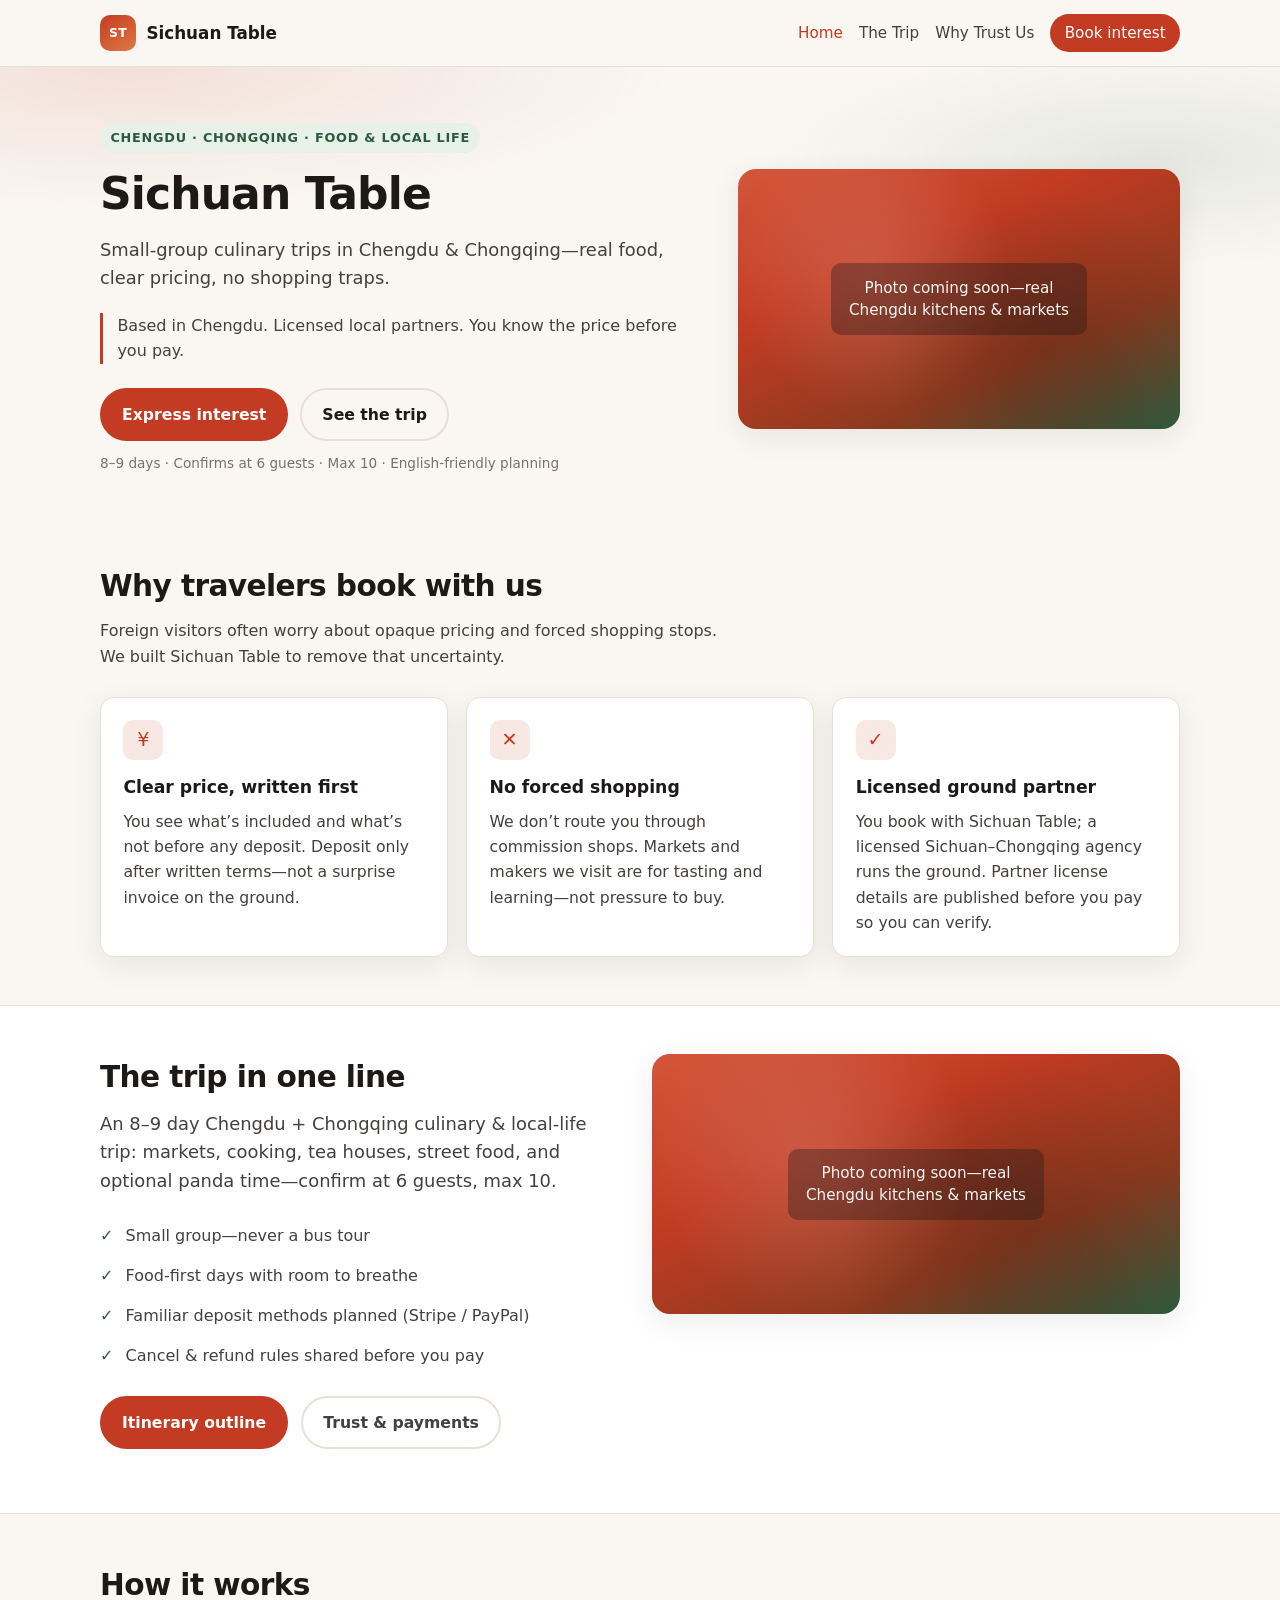
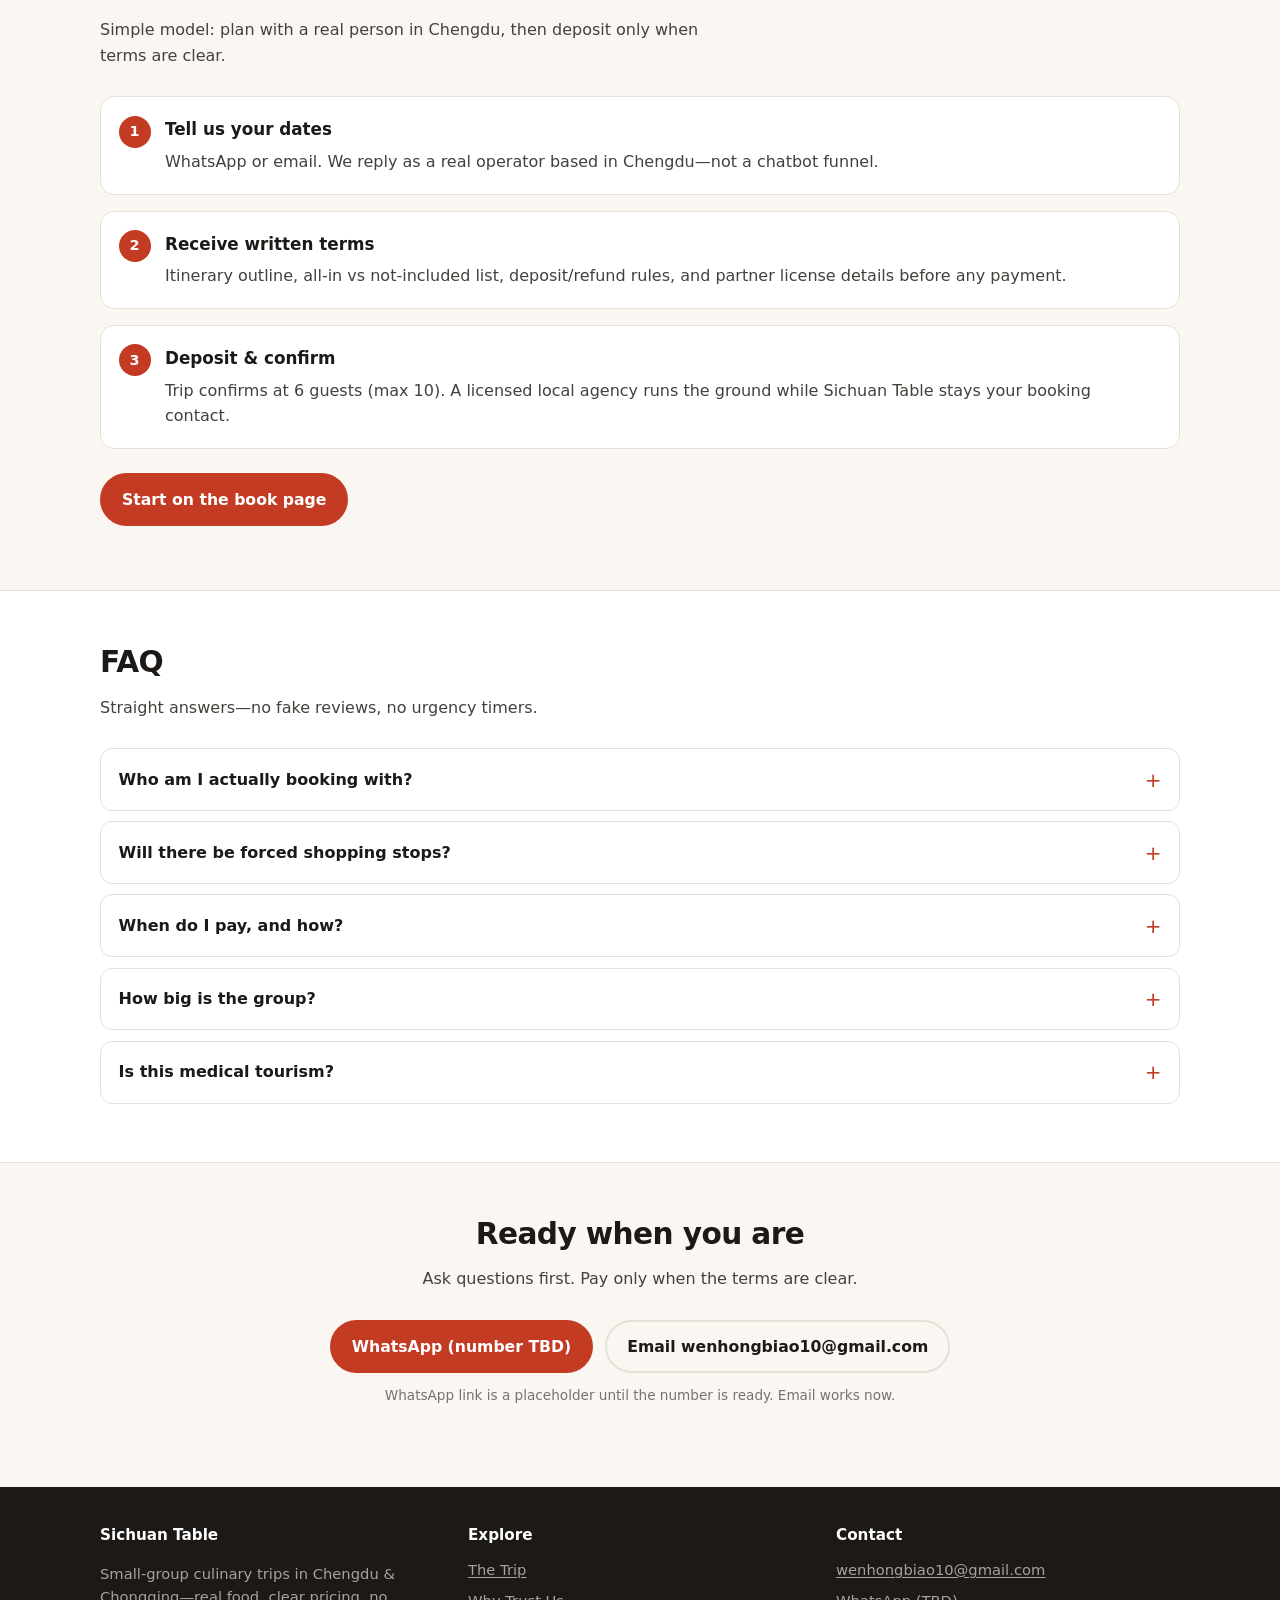
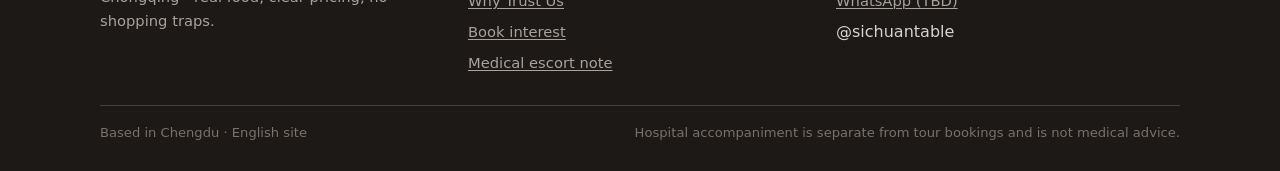
<file: index.html>
<!DOCTYPE html>
<html lang="en">
<head>
  <meta charset="utf-8" />
  <meta name="viewport" content="width=device-width, initial-scale=1" />
  <title>Sichuan Table — Small-group culinary trips in Chengdu &amp; Chongqing</title>
  <meta name="description" content="Small-group culinary trips in Chengdu &amp; Chongqing—real food, clear pricing, no shopping traps. Based in Chengdu. Licensed local partners." />
  <link rel="icon" href="favicon.svg" type="image/svg+xml" />
  <link rel="stylesheet" href="styles.css" />
</head>
<body>
  <a class="skip-link" href="#main">Skip to content</a>
  <header class="site-header">
    <div class="container header-inner">
      <a class="brand" href="index.html">
        <span class="brand-mark" aria-hidden="true">ST</span>
        <span class="brand-text">Sichuan Table</span>
      </a>
      <button class="nav-toggle" type="button" aria-expanded="false" aria-controls="site-nav">Menu</button>
      <nav class="nav" id="site-nav" aria-label="Primary">
        <a href="index.html" aria-current="page">Home</a>
        <a href="trip.html">The Trip</a>
        <a href="trust.html">Why Trust Us</a>
        <a href="book.html" class="nav-cta">Book interest</a>
      </nav>
    </div>
  </header>

  <main id="main">
    <section class="hero">
      <div class="container hero-grid">
        <div>
          <span class="eyebrow">Chengdu · Chongqing · Food &amp; local life</span>
          <h1>Sichuan Table</h1>
          <p class="lead">Small-group culinary trips in Chengdu &amp; Chongqing—real food, clear pricing, no shopping traps.</p>
          <p class="trust-line">Based in Chengdu. Licensed local partners. You know the price before you pay.</p>
          <div class="cta-row">
            <a class="btn btn-primary" href="book.html">Express interest</a>
            <a class="btn btn-secondary" href="trip.html">See the trip</a>
          </div>
          <p class="fineprint">8–9 days · Confirms at 6 guests · Max 10 · English-friendly planning</p>
        </div>
        <div class="photo-block" role="img" aria-label="Photo placeholder">
          <span>Photo coming soon—real Chengdu kitchens &amp; markets</span>
        </div>
      </div>
    </section>

    <section>
      <div class="container">
        <h2 class="section-title">Why travelers book with us</h2>
        <p class="section-sub">Foreign visitors often worry about opaque pricing and forced shopping stops. We built Sichuan Table to remove that uncertainty.</p>
        <div class="cards">
          <article class="card">
            <div class="card-icon" aria-hidden="true">¥</div>
            <h3>Clear price, written first</h3>
            <p>You see what’s included and what’s not before any deposit. Deposit only after written terms—not a surprise invoice on the ground.</p>
          </article>
          <article class="card">
            <div class="card-icon" aria-hidden="true">✕</div>
            <h3>No forced shopping</h3>
            <p>We don’t route you through commission shops. Markets and makers we visit are for tasting and learning—not pressure to buy.</p>
          </article>
          <article class="card">
            <div class="card-icon" aria-hidden="true">✓</div>
            <h3>Licensed ground partner</h3>
            <p>You book with Sichuan Table; a licensed Sichuan–Chongqing agency runs the ground. Partner license details are published before you pay so you can verify.</p>
          </article>
        </div>
      </div>
    </section>

    <section class="band">
      <div class="container trip-blurb">
        <div>
          <h2 class="section-title">The trip in one line</h2>
          <p class="lead">An 8–9 day Chengdu + Chongqing culinary &amp; local-life trip: markets, cooking, tea houses, street food, and optional panda time—confirm at 6 guests, max 10.</p>
          <ul class="checklist">
            <li>Small group—never a bus tour</li>
            <li>Food-first days with room to breathe</li>
            <li>Familiar deposit methods planned (Stripe / PayPal)</li>
            <li>Cancel &amp; refund rules shared before you pay</li>
          </ul>
          <p style="margin-top:1.25rem">
            <a class="btn btn-primary" href="trip.html">Itinerary outline</a>
            <a class="btn btn-ghost" href="trust.html" style="margin-left:0.5rem">Trust &amp; payments</a>
          </p>
        </div>
        <div class="photo-block" role="img" aria-label="Photo placeholder">
          <span>Photo coming soon—real Chengdu kitchens &amp; markets</span>
        </div>
      </div>
    </section>

    <section>
      <div class="container">
        <h2 class="section-title">How it works</h2>
        <p class="section-sub">Simple model: plan with a real person in Chengdu, then deposit only when terms are clear.</p>
        <ol class="steps">
          <li>
            <h3>Tell us your dates</h3>
            <p>WhatsApp or email. We reply as a real operator based in Chengdu—not a chatbot funnel.</p>
          </li>
          <li>
            <h3>Receive written terms</h3>
            <p>Itinerary outline, all-in vs not-included list, deposit/refund rules, and partner license details before any payment.</p>
          </li>
          <li>
            <h3>Deposit &amp; confirm</h3>
            <p>Trip confirms at 6 guests (max 10). A licensed local agency runs the ground while Sichuan Table stays your booking contact.</p>
          </li>
        </ol>
        <p style="margin-top:1.5rem">
          <a class="btn btn-primary" href="book.html">Start on the book page</a>
        </p>
      </div>
    </section>

    <section class="band faq">
      <div class="container">
        <h2 class="section-title">FAQ</h2>
        <p class="section-sub">Straight answers—no fake reviews, no urgency timers.</p>

        <details>
          <summary>Who am I actually booking with?</summary>
          <p>You book with Sichuan Table. A licensed Sichuan–Chongqing agency runs the ground logistics. Partner license details are published before you pay so you can verify them yourself.</p>
        </details>
        <details>
          <summary>Will there be forced shopping stops?</summary>
          <p>No. We do not include commission shopping shops. Optional purchases (snacks, tea, knives, etc.) are always your choice.</p>
        </details>
        <details>
          <summary>When do I pay, and how?</summary>
          <p>Deposit only after you receive written terms. Familiar payments (Stripe / PayPal deposit) are planned. We never ask for crypto or opaque personal bank wires without a contract.</p>
        </details>
        <details>
          <summary>How big is the group?</summary>
          <p>We confirm the departure at 6 guests and cap at 10. Small enough to eat well and move without a megaphone.</p>
        </details>
        <details>
          <summary>Is this medical tourism?</summary>
          <p>No. The culinary trip is separate from our optional hospital accompaniment / translation assist for expats already in Chengdu. See the <a href="medical.html">medical escort note</a>—it is not medical advice.</p>
        </details>
      </div>
    </section>

    <section>
      <div class="container" style="text-align:center">
        <h2 class="section-title">Ready when you are</h2>
        <p class="section-sub" style="margin-inline:auto">Ask questions first. Pay only when the terms are clear.</p>
        <div class="cta-row" style="justify-content:center">
          <a class="btn btn-primary" href="https://wa.me/" rel="noopener" target="_blank">WhatsApp (number TBD)</a>
          <a class="btn btn-secondary" href="mailto:wenhongbiao10@gmail.com">Email wenhongbiao10@gmail.com</a>
        </div>
        <p class="fineprint">WhatsApp link is a placeholder until the number is ready. Email works now.</p>
      </div>
    </section>
  </main>

  <footer class="site-footer">
    <div class="container">
      <div class="footer-grid">
        <div>
          <h3>Sichuan Table</h3>
          <p>Small-group culinary trips in Chengdu &amp; Chongqing—real food, clear pricing, no shopping traps.</p>
        </div>
        <div>
          <h3>Explore</h3>
          <ul>
            <li><a href="trip.html">The Trip</a></li>
            <li><a href="trust.html">Why Trust Us</a></li>
            <li><a href="book.html">Book interest</a></li>
            <li><a href="medical.html">Medical escort note</a></li>
          </ul>
        </div>
        <div>
          <h3>Contact</h3>
          <ul>
            <li><a href="mailto:wenhongbiao10@gmail.com">wenhongbiao10@gmail.com</a></li>
            <li><a href="https://wa.me/" rel="noopener">WhatsApp (TBD)</a></li>
            <li>@sichuantable</li>
          </ul>
        </div>
      </div>
      <div class="footer-bottom">
        <span>Based in Chengdu · English site</span>
        <span>Hospital accompaniment is separate from tour bookings and is not medical advice.</span>
      </div>
    </div>
  </footer>
  <script src="site.js"></script>
</body>
</html>
</file>
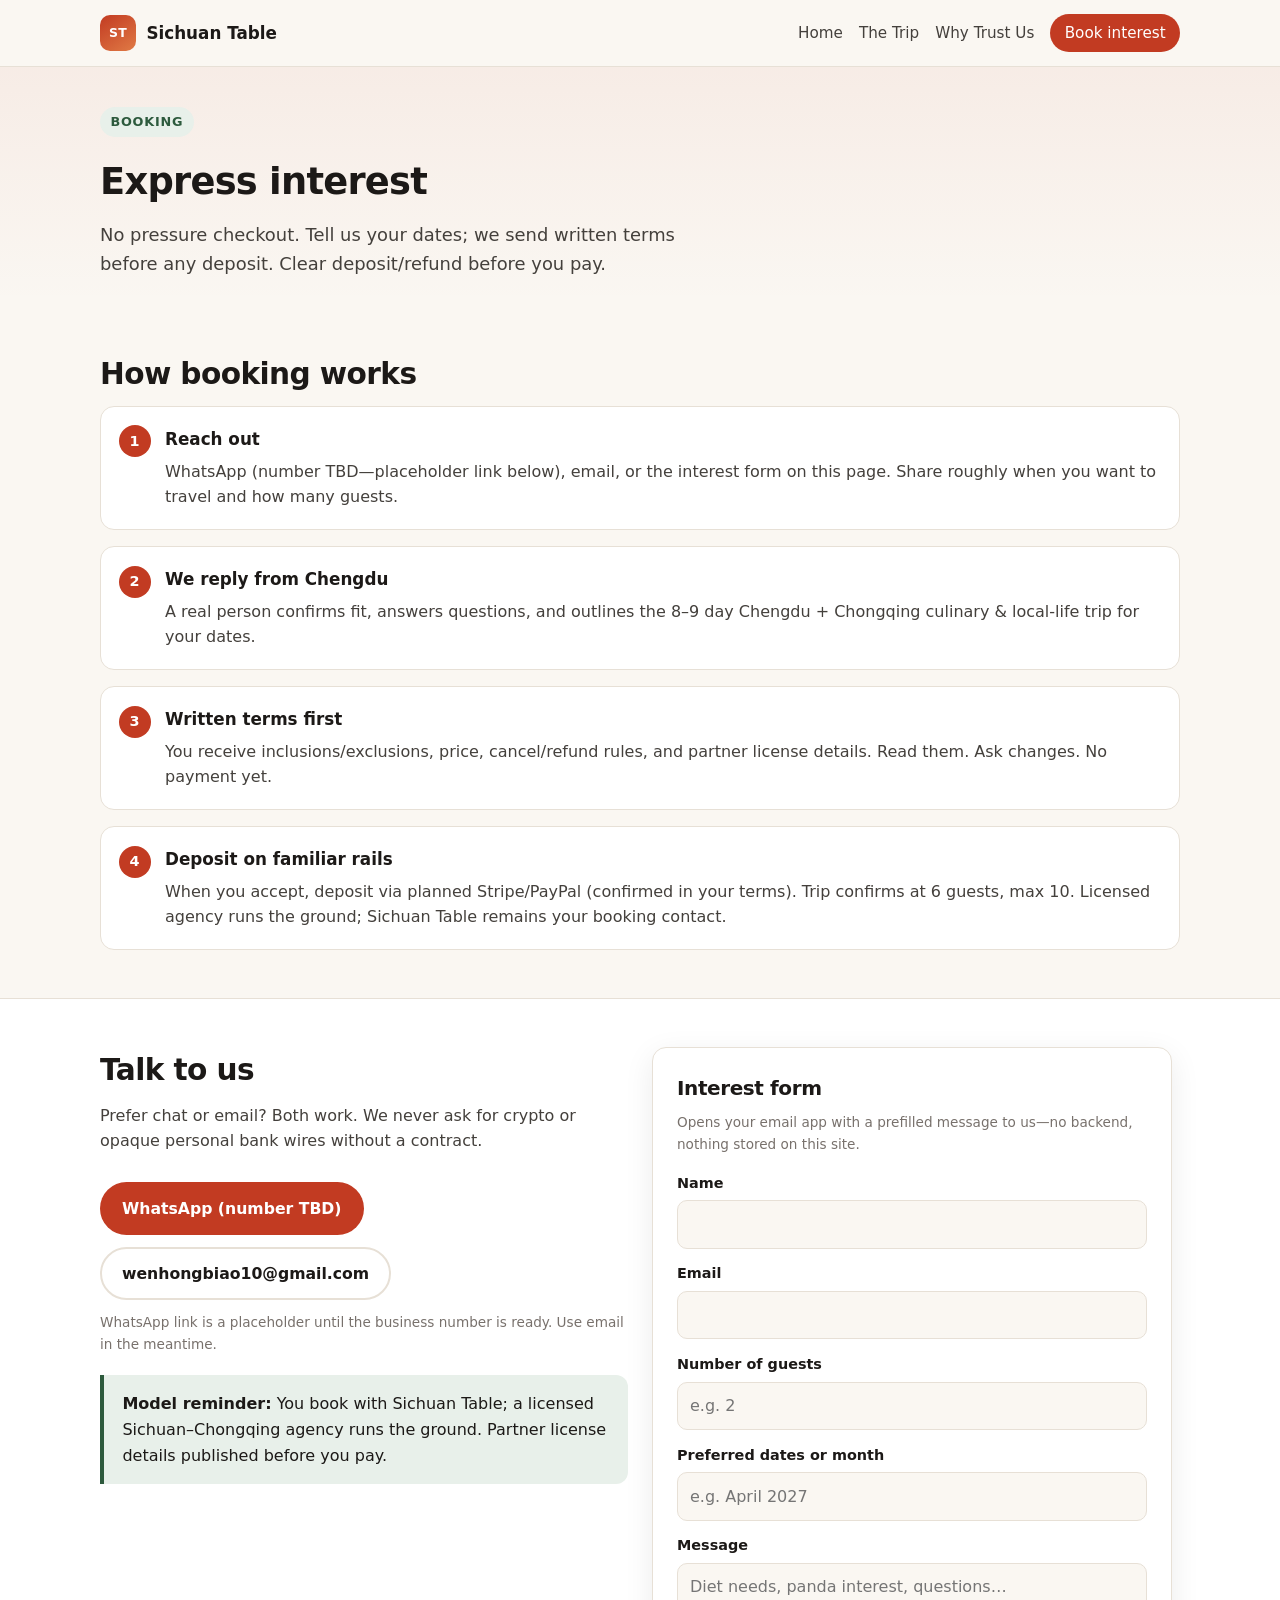
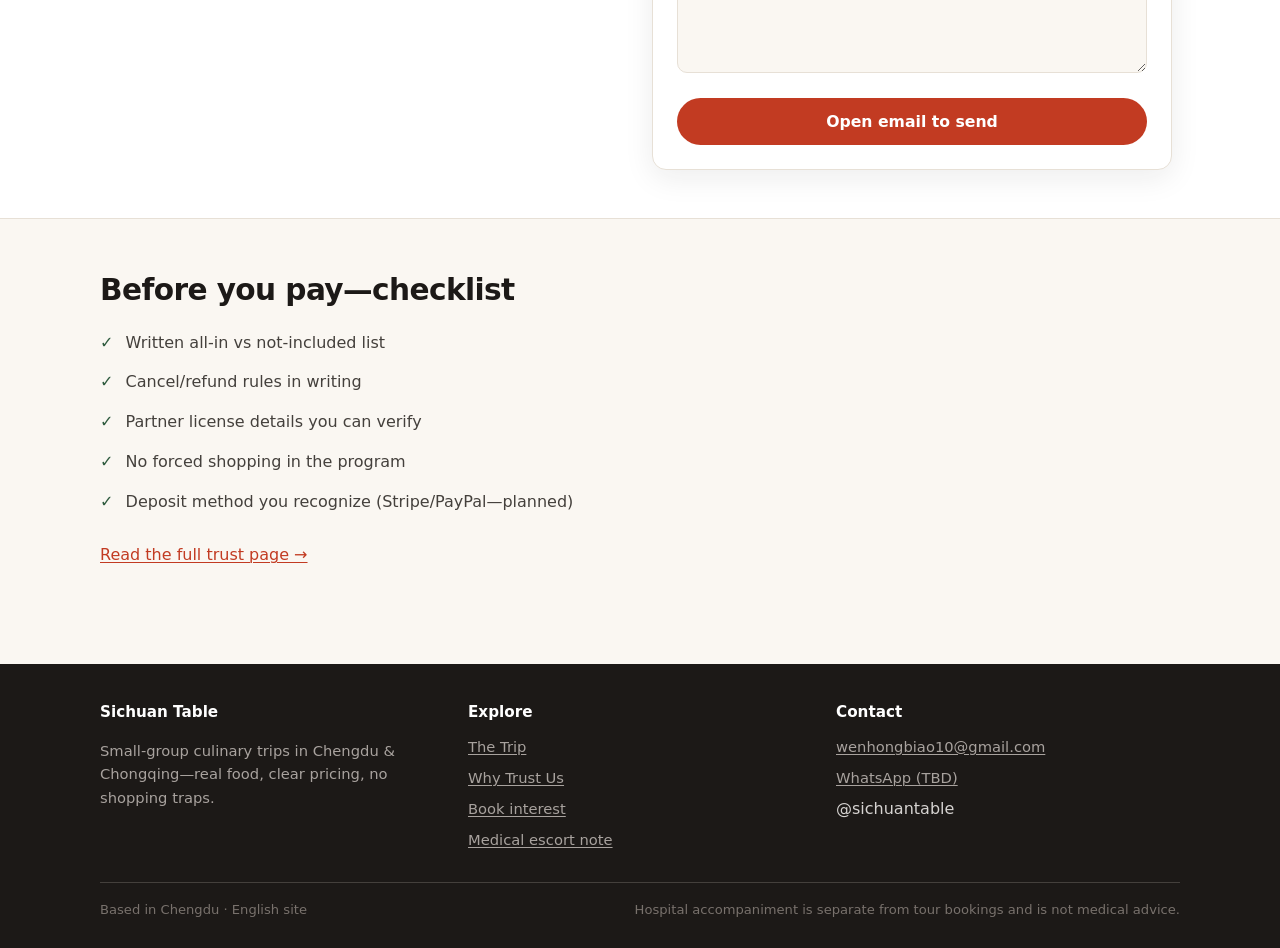
<file: book.html>
<!DOCTYPE html>
<html lang="en">
<head>
  <meta charset="utf-8" />
  <meta name="viewport" content="width=device-width, initial-scale=1" />
  <title>Book Interest — Sichuan Table</title>
  <meta name="description" content="How booking works: steps, WhatsApp, email, and a simple interest form. Deposit only after written terms." />
  <link rel="icon" href="favicon.svg" type="image/svg+xml" />
  <link rel="stylesheet" href="styles.css" />
</head>
<body>
  <a class="skip-link" href="#main">Skip to content</a>
  <header class="site-header">
    <div class="container header-inner">
      <a class="brand" href="index.html">
        <span class="brand-mark" aria-hidden="true">ST</span>
        <span class="brand-text">Sichuan Table</span>
      </a>
      <button class="nav-toggle" type="button" aria-expanded="false" aria-controls="site-nav">Menu</button>
      <nav class="nav" id="site-nav" aria-label="Primary">
        <a href="index.html">Home</a>
        <a href="trip.html">The Trip</a>
        <a href="trust.html">Why Trust Us</a>
        <a href="book.html" class="nav-cta" aria-current="page">Book interest</a>
      </nav>
    </div>
  </header>

  <main id="main">
    <div class="page-hero">
      <div class="container">
        <span class="eyebrow">Booking</span>
        <h1>Express interest</h1>
        <p class="lead">No pressure checkout. Tell us your dates; we send written terms before any deposit. Clear deposit/refund before you pay.</p>
      </div>
    </div>

    <section>
      <div class="container">
        <h2 class="section-title">How booking works</h2>
        <ol class="steps">
          <li>
            <h3>Reach out</h3>
            <p>WhatsApp (number TBD—placeholder link below), email, or the interest form on this page. Share roughly when you want to travel and how many guests.</p>
          </li>
          <li>
            <h3>We reply from Chengdu</h3>
            <p>A real person confirms fit, answers questions, and outlines the 8–9 day Chengdu + Chongqing culinary &amp; local-life trip for your dates.</p>
          </li>
          <li>
            <h3>Written terms first</h3>
            <p>You receive inclusions/exclusions, price, cancel/refund rules, and partner license details. Read them. Ask changes. No payment yet.</p>
          </li>
          <li>
            <h3>Deposit on familiar rails</h3>
            <p>When you accept, deposit via planned Stripe/PayPal (confirmed in your terms). Trip confirms at 6 guests, max 10. Licensed agency runs the ground; Sichuan Table remains your booking contact.</p>
          </li>
        </ol>
      </div>
    </section>

    <section class="band">
      <div class="container trip-blurb">
        <div>
          <h2 class="section-title">Talk to us</h2>
          <p class="section-sub">Prefer chat or email? Both work. We never ask for crypto or opaque personal bank wires without a contract.</p>
          <div class="cta-row">
            <a class="btn btn-primary" href="https://wa.me/" rel="noopener" target="_blank">WhatsApp (number TBD)</a>
            <a class="btn btn-secondary" href="mailto:wenhongbiao10@gmail.com">wenhongbiao10@gmail.com</a>
          </div>
          <p class="fineprint">WhatsApp link is a placeholder until the business number is ready. Use email in the meantime.</p>
          <div class="callout">
            <strong>Model reminder:</strong> You book with Sichuan Table; a licensed Sichuan–Chongqing agency runs the ground. Partner license details published before you pay.
          </div>
        </div>
        <div>
          <div class="form-card">
            <h2 class="section-title" style="font-size:1.25rem">Interest form</h2>
            <p class="fineprint" style="margin-bottom:1rem">Opens your email app with a prefilled message to us—no backend, nothing stored on this site.</p>
            <form id="interest-form" action="mailto:wenhongbiao10@gmail.com" method="post" enctype="text/plain">
              <label for="name">Name</label>
              <input id="name" name="name" type="text" required autocomplete="name" />

              <label for="email">Email</label>
              <input id="email" name="email" type="email" required autocomplete="email" />

              <label for="guests">Number of guests</label>
              <input id="guests" name="guests" type="number" min="1" max="10" placeholder="e.g. 2" />

              <label for="dates">Preferred dates or month</label>
              <input id="dates" name="dates" type="text" placeholder="e.g. April 2027" />

              <label for="message">Message</label>
              <textarea id="message" name="message" placeholder="Diet needs, panda interest, questions…"></textarea>

              <button class="btn btn-primary" type="submit">Open email to send</button>
            </form>
          </div>
        </div>
      </div>
    </section>

    <section>
      <div class="container">
        <h2 class="section-title">Before you pay—checklist</h2>
        <ul class="checklist">
          <li>Written all-in vs not-included list</li>
          <li>Cancel/refund rules in writing</li>
          <li>Partner license details you can verify</li>
          <li>No forced shopping in the program</li>
          <li>Deposit method you recognize (Stripe/PayPal—planned)</li>
        </ul>
        <p style="margin-top:1.25rem"><a href="trust.html">Read the full trust page →</a></p>
      </div>
    </section>
  </main>

  <footer class="site-footer">
    <div class="container">
      <div class="footer-grid">
        <div>
          <h3>Sichuan Table</h3>
          <p>Small-group culinary trips in Chengdu &amp; Chongqing—real food, clear pricing, no shopping traps.</p>
        </div>
        <div>
          <h3>Explore</h3>
          <ul>
            <li><a href="trip.html">The Trip</a></li>
            <li><a href="trust.html">Why Trust Us</a></li>
            <li><a href="book.html">Book interest</a></li>
            <li><a href="medical.html">Medical escort note</a></li>
          </ul>
        </div>
        <div>
          <h3>Contact</h3>
          <ul>
            <li><a href="mailto:wenhongbiao10@gmail.com">wenhongbiao10@gmail.com</a></li>
            <li><a href="https://wa.me/" rel="noopener">WhatsApp (TBD)</a></li>
            <li>@sichuantable</li>
          </ul>
        </div>
      </div>
      <div class="footer-bottom">
        <span>Based in Chengdu · English site</span>
        <span>Hospital accompaniment is separate from tour bookings and is not medical advice.</span>
      </div>
    </div>
  </footer>
  <script src="site.js"></script>
</body>
</html>
</file>
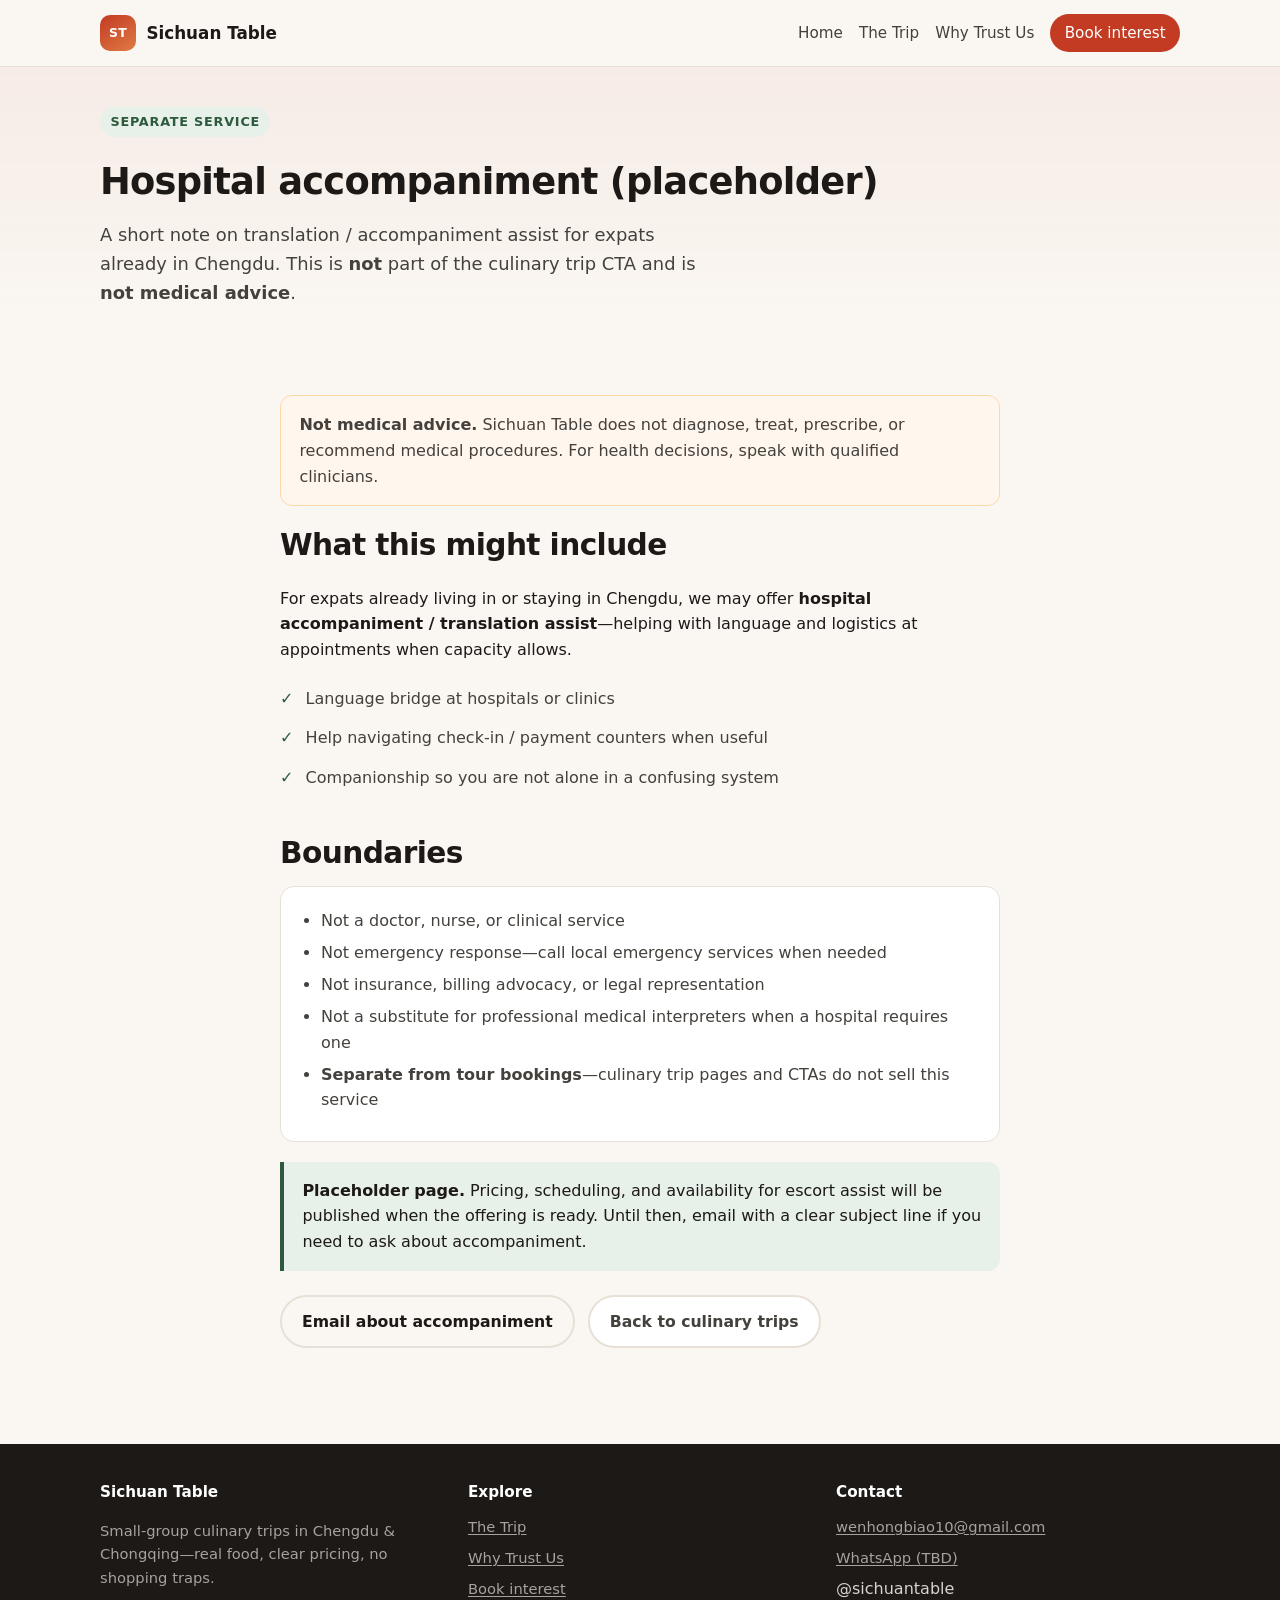
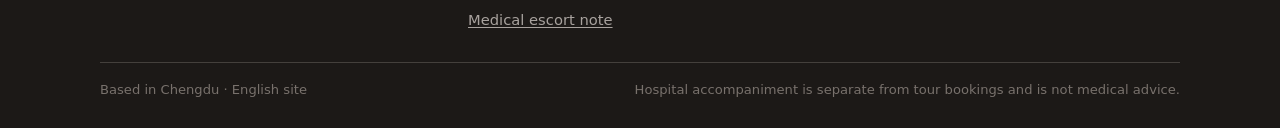
<file: medical.html>
<!DOCTYPE html>
<html lang="en">
<head>
  <meta charset="utf-8" />
  <meta name="viewport" content="width=device-width, initial-scale=1" />
  <title>Medical Escort Note — Sichuan Table</title>
  <meta name="description" content="Placeholder: hospital accompaniment and translation assist for expats already in Chengdu. Not medical advice. Separate from tour bookings." />
  <link rel="icon" href="favicon.svg" type="image/svg+xml" />
  <link rel="stylesheet" href="styles.css" />
</head>
<body>
  <a class="skip-link" href="#main">Skip to content</a>
  <header class="site-header">
    <div class="container header-inner">
      <a class="brand" href="index.html">
        <span class="brand-mark" aria-hidden="true">ST</span>
        <span class="brand-text">Sichuan Table</span>
      </a>
      <button class="nav-toggle" type="button" aria-expanded="false" aria-controls="site-nav">Menu</button>
      <nav class="nav" id="site-nav" aria-label="Primary">
        <a href="index.html">Home</a>
        <a href="trip.html">The Trip</a>
        <a href="trust.html">Why Trust Us</a>
        <a href="book.html" class="nav-cta">Book interest</a>
      </nav>
    </div>
  </header>

  <main id="main">
    <div class="page-hero">
      <div class="container">
        <span class="eyebrow">Separate service</span>
        <h1>Hospital accompaniment (placeholder)</h1>
        <p class="lead">A short note on translation / accompaniment assist for expats already in Chengdu. This is <strong>not</strong> part of the culinary trip CTA and is <strong>not medical advice</strong>.</p>
      </div>
    </div>

    <section>
      <div class="container" style="max-width:720px">
        <div class="warning-box">
          <strong>Not medical advice.</strong> Sichuan Table does not diagnose, treat, prescribe, or recommend medical procedures. For health decisions, speak with qualified clinicians.
        </div>

        <h2 class="section-title">What this might include</h2>
        <p>For expats already living in or staying in Chengdu, we may offer <strong>hospital accompaniment / translation assist</strong>—helping with language and logistics at appointments when capacity allows.</p>
        <ul class="checklist">
          <li>Language bridge at hospitals or clinics</li>
          <li>Help navigating check-in / payment counters when useful</li>
          <li>Companionship so you are not alone in a confusing system</li>
        </ul>

        <h2 class="section-title" style="margin-top:2rem">Boundaries</h2>
        <div class="list-box exclude">
          <ul>
            <li>Not a doctor, nurse, or clinical service</li>
            <li>Not emergency response—call local emergency services when needed</li>
            <li>Not insurance, billing advocacy, or legal representation</li>
            <li>Not a substitute for professional medical interpreters when a hospital requires one</li>
            <li><strong>Separate from tour bookings</strong>—culinary trip pages and CTAs do not sell this service</li>
          </ul>
        </div>

        <div class="callout">
          <strong>Placeholder page.</strong> Pricing, scheduling, and availability for escort assist will be published when the offering is ready. Until then, email with a clear subject line if you need to ask about accompaniment.
        </div>

        <p style="margin-top:1.5rem">
          <a class="btn btn-secondary" href="mailto:wenhongbiao10@gmail.com?subject=Chengdu%20hospital%20accompaniment%20inquiry">Email about accompaniment</a>
          <a class="btn btn-ghost" href="index.html" style="margin-left:0.5rem">Back to culinary trips</a>
        </p>
      </div>
    </section>
  </main>

  <footer class="site-footer">
    <div class="container">
      <div class="footer-grid">
        <div>
          <h3>Sichuan Table</h3>
          <p>Small-group culinary trips in Chengdu &amp; Chongqing—real food, clear pricing, no shopping traps.</p>
        </div>
        <div>
          <h3>Explore</h3>
          <ul>
            <li><a href="trip.html">The Trip</a></li>
            <li><a href="trust.html">Why Trust Us</a></li>
            <li><a href="book.html">Book interest</a></li>
            <li><a href="medical.html">Medical escort note</a></li>
          </ul>
        </div>
        <div>
          <h3>Contact</h3>
          <ul>
            <li><a href="mailto:wenhongbiao10@gmail.com">wenhongbiao10@gmail.com</a></li>
            <li><a href="https://wa.me/" rel="noopener">WhatsApp (TBD)</a></li>
            <li>@sichuantable</li>
          </ul>
        </div>
      </div>
      <div class="footer-bottom">
        <span>Based in Chengdu · English site</span>
        <span>Hospital accompaniment is separate from tour bookings and is not medical advice.</span>
      </div>
    </div>
  </footer>
  <script src="site.js"></script>
</body>
</html>
</file>
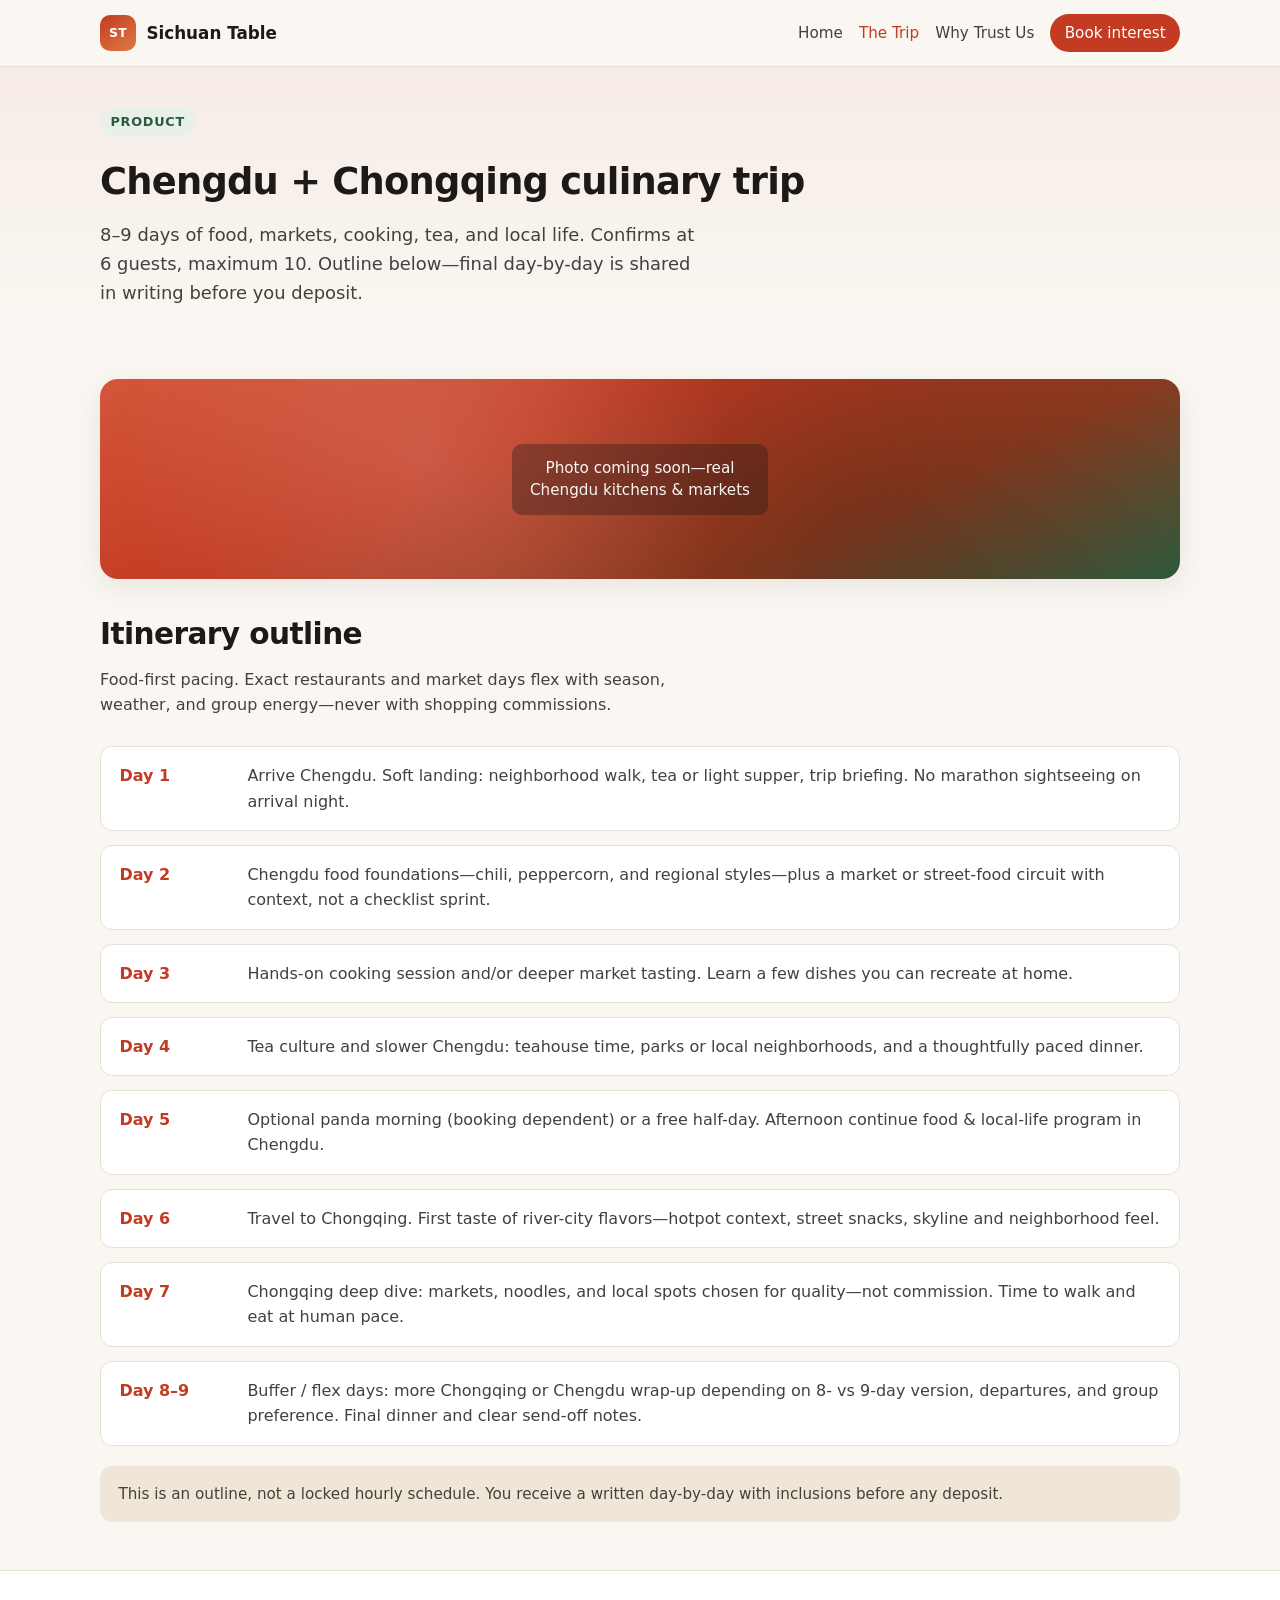
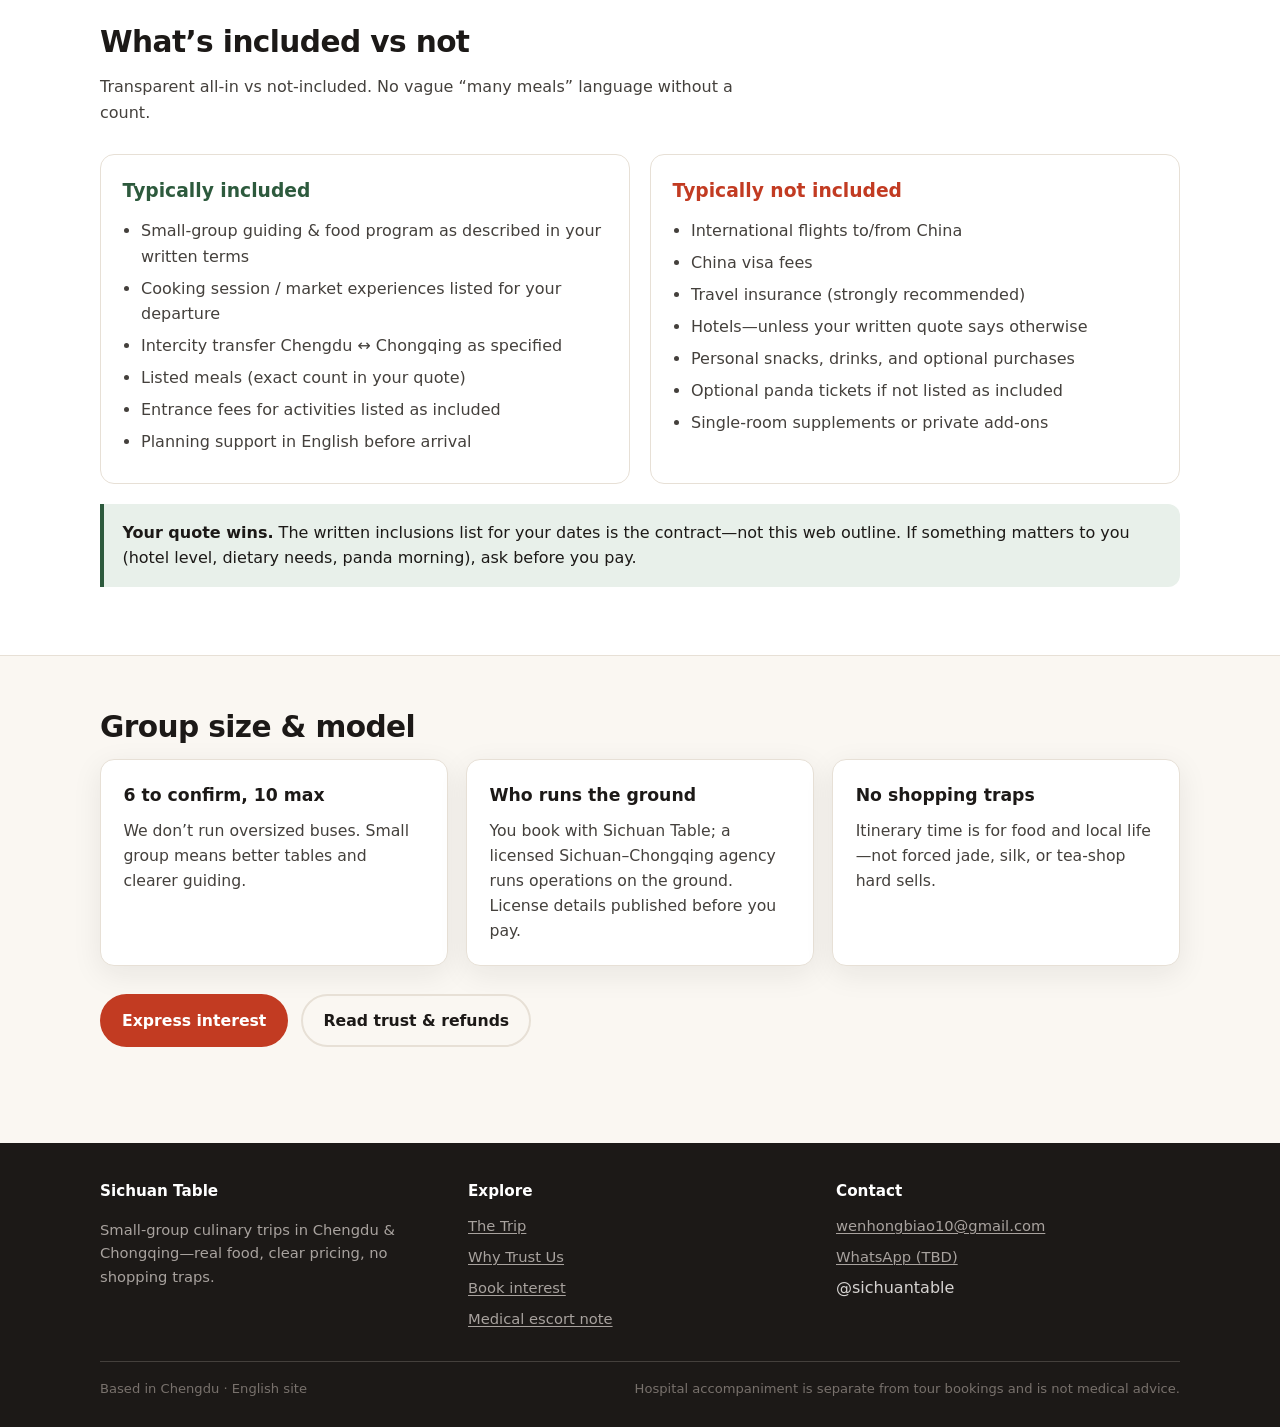
<file: trip.html>
<!DOCTYPE html>
<html lang="en">
<head>
  <meta charset="utf-8" />
  <meta name="viewport" content="width=device-width, initial-scale=1" />
  <title>The Trip — Sichuan Table</title>
  <meta name="description" content="8–9 day Chengdu + Chongqing culinary &amp; local-life itinerary outline: food, markets, cooking, tea, optional panda. Clear inclusions and exclusions." />
  <link rel="icon" href="favicon.svg" type="image/svg+xml" />
  <link rel="stylesheet" href="styles.css" />
</head>
<body>
  <a class="skip-link" href="#main">Skip to content</a>
  <header class="site-header">
    <div class="container header-inner">
      <a class="brand" href="index.html">
        <span class="brand-mark" aria-hidden="true">ST</span>
        <span class="brand-text">Sichuan Table</span>
      </a>
      <button class="nav-toggle" type="button" aria-expanded="false" aria-controls="site-nav">Menu</button>
      <nav class="nav" id="site-nav" aria-label="Primary">
        <a href="index.html">Home</a>
        <a href="trip.html" aria-current="page">The Trip</a>
        <a href="trust.html">Why Trust Us</a>
        <a href="book.html" class="nav-cta">Book interest</a>
      </nav>
    </div>
  </header>

  <main id="main">
    <div class="page-hero">
      <div class="container">
        <span class="eyebrow">Product</span>
        <h1>Chengdu + Chongqing culinary trip</h1>
        <p class="lead">8–9 days of food, markets, cooking, tea, and local life. Confirms at 6 guests, maximum 10. Outline below—final day-by-day is shared in writing before you deposit.</p>
      </div>
    </div>

    <section>
      <div class="container">
        <div class="photo-block" style="min-height:200px;margin-bottom:2rem" role="img" aria-label="Photo placeholder">
          <span>Photo coming soon—real Chengdu kitchens &amp; markets</span>
        </div>

        <h2 class="section-title">Itinerary outline</h2>
        <p class="section-sub">Food-first pacing. Exact restaurants and market days flex with season, weather, and group energy—never with shopping commissions.</p>

        <div class="itinerary">
          <div class="day">
            <div class="day-label">Day 1</div>
            <p>Arrive Chengdu. Soft landing: neighborhood walk, tea or light supper, trip briefing. No marathon sightseeing on arrival night.</p>
          </div>
          <div class="day">
            <div class="day-label">Day 2</div>
            <p>Chengdu food foundations—chili, peppercorn, and regional styles—plus a market or street-food circuit with context, not a checklist sprint.</p>
          </div>
          <div class="day">
            <div class="day-label">Day 3</div>
            <p>Hands-on cooking session and/or deeper market tasting. Learn a few dishes you can recreate at home.</p>
          </div>
          <div class="day">
            <div class="day-label">Day 4</div>
            <p>Tea culture and slower Chengdu: teahouse time, parks or local neighborhoods, and a thoughtfully paced dinner.</p>
          </div>
          <div class="day">
            <div class="day-label">Day 5</div>
            <p>Optional panda morning (booking dependent) or a free half-day. Afternoon continue food &amp; local-life program in Chengdu.</p>
          </div>
          <div class="day">
            <div class="day-label">Day 6</div>
            <p>Travel to Chongqing. First taste of river-city flavors—hotpot context, street snacks, skyline and neighborhood feel.</p>
          </div>
          <div class="day">
            <div class="day-label">Day 7</div>
            <p>Chongqing deep dive: markets, noodles, and local spots chosen for quality—not commission. Time to walk and eat at human pace.</p>
          </div>
          <div class="day">
            <div class="day-label">Day 8–9</div>
            <p>Buffer / flex days: more Chongqing or Chengdu wrap-up depending on 8- vs 9-day version, departures, and group preference. Final dinner and clear send-off notes.</p>
          </div>
        </div>
        <p class="note">This is an outline, not a locked hourly schedule. You receive a written day-by-day with inclusions before any deposit.</p>
      </div>
    </section>

    <section class="band">
      <div class="container">
        <h2 class="section-title">What’s included vs not</h2>
        <p class="section-sub">Transparent all-in vs not-included. No vague “many meals” language without a count.</p>
        <div class="split-lists">
          <div class="list-box include">
            <h3>Typically included</h3>
            <ul>
              <li>Small-group guiding &amp; food program as described in your written terms</li>
              <li>Cooking session / market experiences listed for your departure</li>
              <li>Intercity transfer Chengdu ↔ Chongqing as specified</li>
              <li>Listed meals (exact count in your quote)</li>
              <li>Entrance fees for activities listed as included</li>
              <li>Planning support in English before arrival</li>
            </ul>
          </div>
          <div class="list-box exclude">
            <h3>Typically not included</h3>
            <ul>
              <li>International flights to/from China</li>
              <li>China visa fees</li>
              <li>Travel insurance (strongly recommended)</li>
              <li>Hotels—unless your written quote says otherwise</li>
              <li>Personal snacks, drinks, and optional purchases</li>
              <li>Optional panda tickets if not listed as included</li>
              <li>Single-room supplements or private add-ons</li>
            </ul>
          </div>
        </div>
        <div class="callout">
          <strong>Your quote wins.</strong> The written inclusions list for your dates is the contract—not this web outline. If something matters to you (hotel level, dietary needs, panda morning), ask before you pay.
        </div>
      </div>
    </section>

    <section>
      <div class="container">
        <h2 class="section-title">Group size &amp; model</h2>
        <div class="cards">
          <article class="card">
            <h3>6 to confirm, 10 max</h3>
            <p>We don’t run oversized buses. Small group means better tables and clearer guiding.</p>
          </article>
          <article class="card">
            <h3>Who runs the ground</h3>
            <p>You book with Sichuan Table; a licensed Sichuan–Chongqing agency runs operations on the ground. License details published before you pay.</p>
          </article>
          <article class="card">
            <h3>No shopping traps</h3>
            <p>Itinerary time is for food and local life—not forced jade, silk, or tea-shop hard sells.</p>
          </article>
        </div>
        <p style="margin-top:1.75rem">
          <a class="btn btn-primary" href="book.html">Express interest</a>
          <a class="btn btn-secondary" href="trust.html" style="margin-left:0.5rem">Read trust &amp; refunds</a>
        </p>
      </div>
    </section>
  </main>

  <footer class="site-footer">
    <div class="container">
      <div class="footer-grid">
        <div>
          <h3>Sichuan Table</h3>
          <p>Small-group culinary trips in Chengdu &amp; Chongqing—real food, clear pricing, no shopping traps.</p>
        </div>
        <div>
          <h3>Explore</h3>
          <ul>
            <li><a href="trip.html">The Trip</a></li>
            <li><a href="trust.html">Why Trust Us</a></li>
            <li><a href="book.html">Book interest</a></li>
            <li><a href="medical.html">Medical escort note</a></li>
          </ul>
        </div>
        <div>
          <h3>Contact</h3>
          <ul>
            <li><a href="mailto:wenhongbiao10@gmail.com">wenhongbiao10@gmail.com</a></li>
            <li><a href="https://wa.me/" rel="noopener">WhatsApp (TBD)</a></li>
            <li>@sichuantable</li>
          </ul>
        </div>
      </div>
      <div class="footer-bottom">
        <span>Based in Chengdu · English site</span>
        <span>Hospital accompaniment is separate from tour bookings and is not medical advice.</span>
      </div>
    </div>
  </footer>
  <script src="site.js"></script>
</body>
</html>
</file>
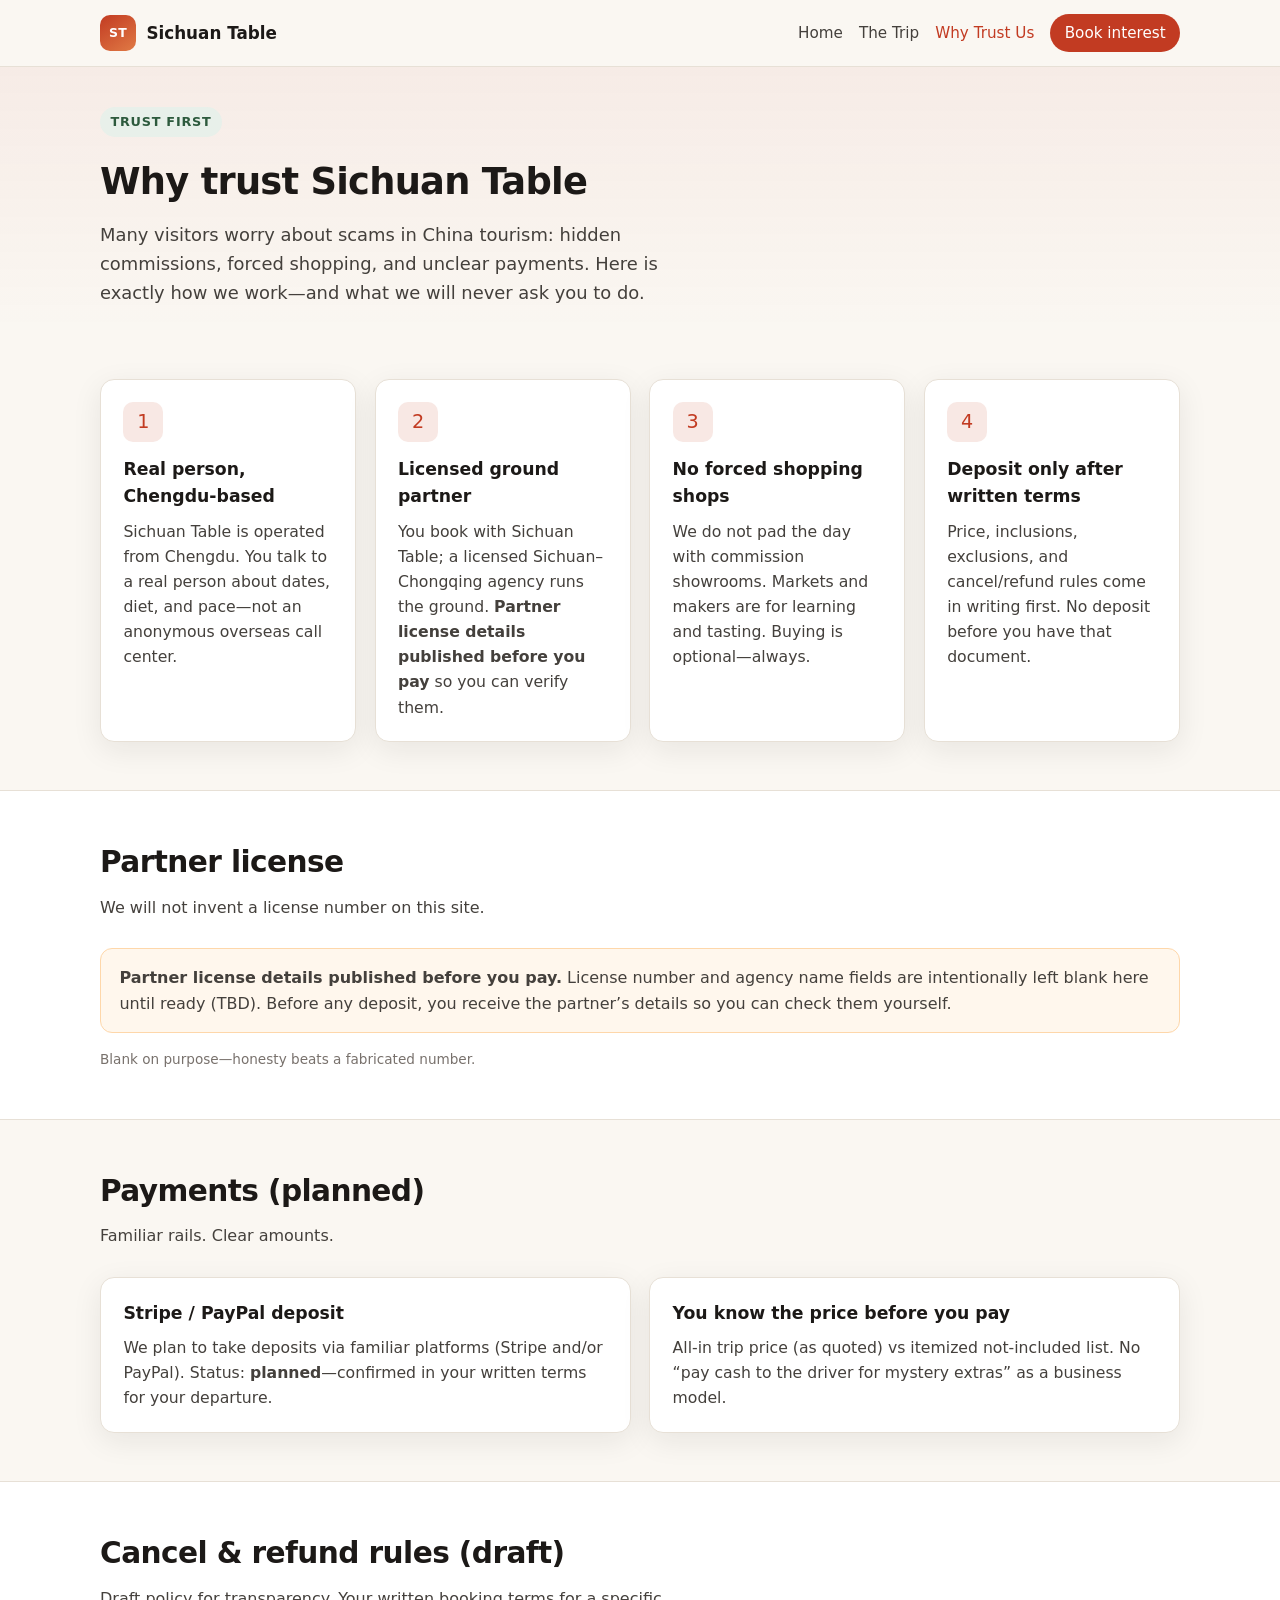
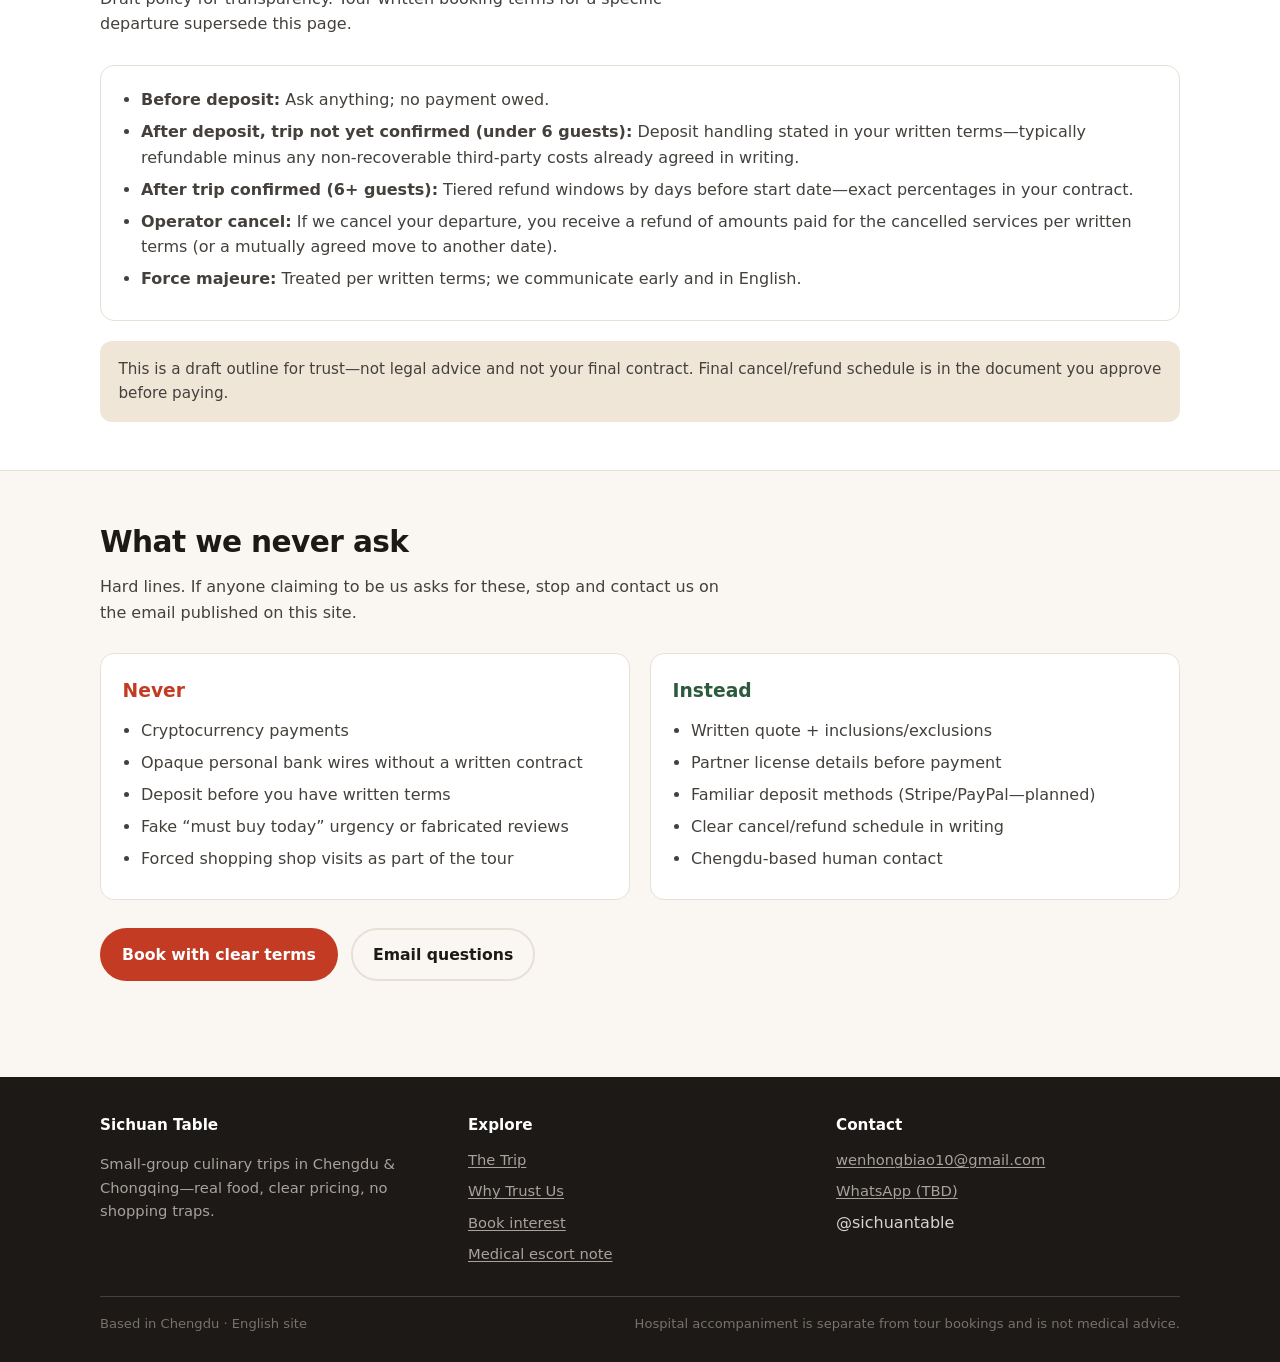
<file: trust.html>
<!DOCTYPE html>
<html lang="en">
<head>
  <meta charset="utf-8" />
  <meta name="viewport" content="width=device-width, initial-scale=1" />
  <title>Why Trust Us — Sichuan Table</title>
  <meta name="description" content="No forced shopping. Licensed partner. Clear deposit and refund rules. Never crypto or opaque personal wires. Built for travelers wary of China tourism scams." />
  <link rel="icon" href="favicon.svg" type="image/svg+xml" />
  <link rel="stylesheet" href="styles.css" />
</head>
<body>
  <a class="skip-link" href="#main">Skip to content</a>
  <header class="site-header">
    <div class="container header-inner">
      <a class="brand" href="index.html">
        <span class="brand-mark" aria-hidden="true">ST</span>
        <span class="brand-text">Sichuan Table</span>
      </a>
      <button class="nav-toggle" type="button" aria-expanded="false" aria-controls="site-nav">Menu</button>
      <nav class="nav" id="site-nav" aria-label="Primary">
        <a href="index.html">Home</a>
        <a href="trip.html">The Trip</a>
        <a href="trust.html" aria-current="page">Why Trust Us</a>
        <a href="book.html" class="nav-cta">Book interest</a>
      </nav>
    </div>
  </header>

  <main id="main">
    <div class="page-hero">
      <div class="container">
        <span class="eyebrow">Trust first</span>
        <h1>Why trust Sichuan Table</h1>
        <p class="lead">Many visitors worry about scams in China tourism: hidden commissions, forced shopping, and unclear payments. Here is exactly how we work—and what we will never ask you to do.</p>
      </div>
    </div>

    <section>
      <div class="container">
        <div class="cards">
          <article class="card">
            <div class="card-icon" aria-hidden="true">1</div>
            <h3>Real person, Chengdu-based</h3>
            <p>Sichuan Table is operated from Chengdu. You talk to a real person about dates, diet, and pace—not an anonymous overseas call center.</p>
          </article>
          <article class="card">
            <div class="card-icon" aria-hidden="true">2</div>
            <h3>Licensed ground partner</h3>
            <p>You book with Sichuan Table; a licensed Sichuan–Chongqing agency runs the ground. <strong>Partner license details published before you pay</strong> so you can verify them.</p>
          </article>
          <article class="card">
            <div class="card-icon" aria-hidden="true">3</div>
            <h3>No forced shopping shops</h3>
            <p>We do not pad the day with commission showrooms. Markets and makers are for learning and tasting. Buying is optional—always.</p>
          </article>
          <article class="card">
            <div class="card-icon" aria-hidden="true">4</div>
            <h3>Deposit only after written terms</h3>
            <p>Price, inclusions, exclusions, and cancel/refund rules come in writing first. No deposit before you have that document.</p>
          </article>
        </div>
      </div>
    </section>

    <section class="band">
      <div class="container">
        <h2 class="section-title">Partner license</h2>
        <p class="section-sub">We will not invent a license number on this site.</p>
        <div class="warning-box">
          <strong>Partner license details published before you pay.</strong>
          License number and agency name fields are intentionally left blank here until ready (TBD). Before any deposit, you receive the partner’s details so you can check them yourself.
        </div>
        <p class="fineprint">Blank on purpose—honesty beats a fabricated number.</p>
      </div>
    </section>

    <section>
      <div class="container">
        <h2 class="section-title">Payments (planned)</h2>
        <p class="section-sub">Familiar rails. Clear amounts.</p>
        <div class="cards">
          <article class="card">
            <h3>Stripe / PayPal deposit</h3>
            <p>We plan to take deposits via familiar platforms (Stripe and/or PayPal). Status: <strong>planned</strong>—confirmed in your written terms for your departure.</p>
          </article>
          <article class="card">
            <h3>You know the price before you pay</h3>
            <p>All-in trip price (as quoted) vs itemized not-included list. No “pay cash to the driver for mystery extras” as a business model.</p>
          </article>
        </div>
      </div>
    </section>

    <section class="band">
      <div class="container">
        <h2 class="section-title">Cancel &amp; refund rules (draft)</h2>
        <p class="section-sub">Draft policy for transparency. Your written booking terms for a specific departure supersede this page.</p>
        <div class="list-box">
          <ul>
            <li><strong>Before deposit:</strong> Ask anything; no payment owed.</li>
            <li><strong>After deposit, trip not yet confirmed (under 6 guests):</strong> Deposit handling stated in your written terms—typically refundable minus any non-recoverable third-party costs already agreed in writing.</li>
            <li><strong>After trip confirmed (6+ guests):</strong> Tiered refund windows by days before start date—exact percentages in your contract.</li>
            <li><strong>Operator cancel:</strong> If we cancel your departure, you receive a refund of amounts paid for the cancelled services per written terms (or a mutually agreed move to another date).</li>
            <li><strong>Force majeure:</strong> Treated per written terms; we communicate early and in English.</li>
          </ul>
        </div>
        <p class="note">This is a draft outline for trust—not legal advice and not your final contract. Final cancel/refund schedule is in the document you approve before paying.</p>
      </div>
    </section>

    <section>
      <div class="container">
        <h2 class="section-title">What we never ask</h2>
        <p class="section-sub">Hard lines. If anyone claiming to be us asks for these, stop and contact us on the email published on this site.</p>
        <div class="split-lists">
          <div class="list-box exclude">
            <h3>Never</h3>
            <ul>
              <li>Cryptocurrency payments</li>
              <li>Opaque personal bank wires without a written contract</li>
              <li>Deposit before you have written terms</li>
              <li>Fake “must buy today” urgency or fabricated reviews</li>
              <li>Forced shopping shop visits as part of the tour</li>
            </ul>
          </div>
          <div class="list-box include">
            <h3>Instead</h3>
            <ul>
              <li>Written quote + inclusions/exclusions</li>
              <li>Partner license details before payment</li>
              <li>Familiar deposit methods (Stripe/PayPal—planned)</li>
              <li>Clear cancel/refund schedule in writing</li>
              <li>Chengdu-based human contact</li>
            </ul>
          </div>
        </div>
        <p style="margin-top:1.75rem">
          <a class="btn btn-primary" href="book.html">Book with clear terms</a>
          <a class="btn btn-secondary" href="mailto:wenhongbiao10@gmail.com" style="margin-left:0.5rem">Email questions</a>
        </p>
      </div>
    </section>
  </main>

  <footer class="site-footer">
    <div class="container">
      <div class="footer-grid">
        <div>
          <h3>Sichuan Table</h3>
          <p>Small-group culinary trips in Chengdu &amp; Chongqing—real food, clear pricing, no shopping traps.</p>
        </div>
        <div>
          <h3>Explore</h3>
          <ul>
            <li><a href="trip.html">The Trip</a></li>
            <li><a href="trust.html">Why Trust Us</a></li>
            <li><a href="book.html">Book interest</a></li>
            <li><a href="medical.html">Medical escort note</a></li>
          </ul>
        </div>
        <div>
          <h3>Contact</h3>
          <ul>
            <li><a href="mailto:wenhongbiao10@gmail.com">wenhongbiao10@gmail.com</a></li>
            <li><a href="https://wa.me/" rel="noopener">WhatsApp (TBD)</a></li>
            <li>@sichuantable</li>
          </ul>
        </div>
      </div>
      <div class="footer-bottom">
        <span>Based in Chengdu · English site</span>
        <span>Hospital accompaniment is separate from tour bookings and is not medical advice.</span>
      </div>
    </div>
  </footer>
  <script src="site.js"></script>
</body>
</html>
</file>
<file: styles.css>
/* Sichuan Table — shared styles */
:root {
  --chili: #c23b22;
  --chili-dark: #9a2e1a;
  --chili-soft: #f8e8e4;
  --ink: #1c1917;
  --ink-soft: #44403c;
  --muted: #78716c;
  --cream: #faf7f2;
  --paper: #ffffff;
  --sand: #f0e6d8;
  --tea: #2d5a3d;
  --tea-soft: #e8f0ea;
  --line: #e7e0d6;
  --shadow: 0 8px 30px rgba(28, 25, 23, 0.08);
  --radius: 14px;
  --max: 1080px;
  --font: "Segoe UI", system-ui, -apple-system, Roboto, "Helvetica Neue", Arial, sans-serif;
}

*, *::before, *::after { box-sizing: border-box; }
html { scroll-behavior: smooth; }
body {
  margin: 0;
  font-family: var(--font);
  color: var(--ink);
  background: var(--cream);
  line-height: 1.6;
  -webkit-font-smoothing: antialiased;
}
img { max-width: 100%; display: block; }
a { color: var(--chili); text-decoration-thickness: 1px; text-underline-offset: 2px; }
a:hover { color: var(--chili-dark); }
.container { width: min(100% - 2rem, var(--max)); margin-inline: auto; }

/* Header */
.site-header {
  position: sticky; top: 0; z-index: 50;
  background: rgba(250, 247, 242, 0.92);
  backdrop-filter: blur(10px);
  border-bottom: 1px solid var(--line);
}
.header-inner {
  display: flex; align-items: center; justify-content: space-between;
  gap: 1rem; padding: 0.85rem 0;
}
.brand {
  display: flex; align-items: center; gap: 0.65rem;
  color: var(--ink); text-decoration: none; font-weight: 700;
}
.brand-mark {
  width: 36px; height: 36px; border-radius: 10px;
  background: linear-gradient(145deg, var(--chili), #e07a45);
  color: #fff; display: grid; place-items: center;
  font-size: 0.78rem; letter-spacing: 0.02em; flex-shrink: 0;
}
.brand-text { font-size: 1.05rem; }
.nav { display: flex; flex-wrap: wrap; gap: 0.35rem 1rem; align-items: center; }
.nav a {
  color: var(--ink-soft); text-decoration: none; font-size: 0.95rem; font-weight: 500;
}
.nav a:hover, .nav a[aria-current="page"] { color: var(--chili); }
.nav-cta {
  background: var(--chili) !important; color: #fff !important;
  padding: 0.45rem 0.9rem; border-radius: 999px; text-decoration: none !important;
}
.nav-cta:hover { background: var(--chili-dark) !important; color: #fff !important; }
.nav-toggle {
  display: none; border: 1px solid var(--line); background: var(--paper);
  border-radius: 8px; padding: 0.4rem 0.65rem; font: inherit; cursor: pointer;
}

@media (max-width: 760px) {
  .nav-toggle { display: inline-flex; }
  .nav {
    display: none; width: 100%; flex-direction: column; align-items: stretch;
    padding-bottom: 0.75rem;
  }
  .nav.open { display: flex; }
  .header-inner { flex-wrap: wrap; }
  .nav-cta { text-align: center; }
}

/* Hero */
.hero {
  padding: 3.5rem 0 2.5rem;
  background:
    radial-gradient(ellipse 80% 60% at 10% 0%, rgba(194, 59, 34, 0.12), transparent 55%),
    radial-gradient(ellipse 60% 50% at 90% 20%, rgba(45, 90, 61, 0.1), transparent 50%),
    var(--cream);
}
.hero-grid {
  display: grid; gap: 2rem; align-items: center;
}
@media (min-width: 860px) {
  .hero-grid { grid-template-columns: 1.15fr 0.85fr; gap: 2.5rem; }
}
.eyebrow {
  display: inline-block; font-size: 0.8rem; font-weight: 600;
  letter-spacing: 0.06em; text-transform: uppercase;
  color: var(--tea); background: var(--tea-soft);
  padding: 0.3rem 0.65rem; border-radius: 999px; margin-bottom: 1rem;
}
.hero h1 {
  font-size: clamp(1.85rem, 4vw, 2.75rem);
  line-height: 1.15; margin: 0 0 1rem; letter-spacing: -0.02em;
}
.lead { font-size: 1.12rem; color: var(--ink-soft); margin: 0 0 1.25rem; max-width: 38rem; }
.trust-line {
  border-left: 3px solid var(--chili);
  padding-left: 0.9rem; margin: 0 0 1.5rem;
  color: var(--ink-soft); font-size: 1rem;
}
.cta-row { display: flex; flex-wrap: wrap; gap: 0.75rem; margin-bottom: 0.75rem; }
.btn {
  display: inline-flex; align-items: center; justify-content: center; gap: 0.4rem;
  padding: 0.75rem 1.25rem; border-radius: 999px; font-weight: 600;
  font-size: 0.98rem; text-decoration: none; border: 2px solid transparent;
  cursor: pointer; font-family: inherit;
}
.btn-primary { background: var(--chili); color: #fff; }
.btn-primary:hover { background: var(--chili-dark); color: #fff; }
.btn-secondary { background: transparent; color: var(--ink); border-color: var(--line); }
.btn-secondary:hover { border-color: var(--chili); color: var(--chili); }
.btn-ghost { background: var(--paper); color: var(--ink-soft); border-color: var(--line); }
.fineprint { font-size: 0.85rem; color: var(--muted); margin: 0; }

/* Photo placeholder */
.photo-block {
  min-height: 260px; border-radius: calc(var(--radius) + 4px);
  background:
    linear-gradient(155deg, #d4563a 0%, #c23b22 35%, #8b3a1f 70%, #2d5a3d 100%);
  display: grid; place-items: center; padding: 1.5rem; text-align: center;
  color: rgba(255,255,255,0.95); box-shadow: var(--shadow); position: relative; overflow: hidden;
}
.photo-block::before {
  content: ""; position: absolute; inset: 0;
  background:
    radial-gradient(circle at 30% 40%, rgba(255,255,255,0.15), transparent 40%),
    radial-gradient(circle at 70% 70%, rgba(0,0,0,0.15), transparent 45%);
}
.photo-block span {
  position: relative; z-index: 1; max-width: 16rem;
  font-size: 0.95rem; font-weight: 500; line-height: 1.45;
  background: rgba(28,25,23,0.35); padding: 0.85rem 1rem; border-radius: 10px;
}

/* Sections */
section { padding: 3rem 0; }
.section-title {
  font-size: clamp(1.4rem, 2.5vw, 1.85rem); margin: 0 0 0.5rem; letter-spacing: -0.02em;
}
.section-sub { color: var(--ink-soft); margin: 0 0 1.75rem; max-width: 40rem; }
.cards {
  display: grid; gap: 1.15rem;
  grid-template-columns: repeat(auto-fit, minmax(240px, 1fr));
}
.card {
  background: var(--paper); border: 1px solid var(--line);
  border-radius: var(--radius); padding: 1.35rem 1.4rem; box-shadow: var(--shadow);
}
.card h3 { margin: 0 0 0.5rem; font-size: 1.08rem; }
.card p { margin: 0; color: var(--ink-soft); font-size: 0.98rem; }
.card-icon {
  width: 40px; height: 40px; border-radius: 10px; display: grid; place-items: center;
  background: var(--chili-soft); color: var(--chili); font-size: 1.2rem; margin-bottom: 0.85rem;
}

.band { background: var(--paper); border-block: 1px solid var(--line); }
.trip-blurb {
  display: grid; gap: 1.5rem; align-items: start;
}
@media (min-width: 800px) {
  .trip-blurb { grid-template-columns: 1fr 1fr; }
}
.checklist { list-style: none; padding: 0; margin: 0; }
.checklist li {
  position: relative; padding: 0.45rem 0 0.45rem 1.6rem; color: var(--ink-soft);
}
.checklist li::before {
  content: "✓"; position: absolute; left: 0; color: var(--tea); font-weight: 700;
}

/* FAQ */
.faq details {
  background: var(--paper); border: 1px solid var(--line);
  border-radius: 12px; padding: 0.9rem 1.1rem; margin-bottom: 0.65rem;
}
.faq summary {
  cursor: pointer; font-weight: 600; list-style: none;
  display: flex; justify-content: space-between; gap: 1rem; align-items: center;
}
.faq summary::-webkit-details-marker { display: none; }
.faq summary::after { content: "+"; color: var(--chili); font-size: 1.25rem; font-weight: 400; }
.faq details[open] summary::after { content: "–"; }
.faq details p { margin: 0.75rem 0 0.25rem; color: var(--ink-soft); }

/* Page hero (inner pages) */
.page-hero {
  padding: 2.5rem 0 1.5rem;
  background:
    linear-gradient(180deg, rgba(194,59,34,0.06), transparent),
    var(--cream);
}
.page-hero h1 { margin: 0 0 0.6rem; font-size: clamp(1.7rem, 3.5vw, 2.3rem); letter-spacing: -0.02em; }
.page-hero .lead { margin-bottom: 0; }

/* Steps */
.steps { counter-reset: step; list-style: none; padding: 0; margin: 0; display: grid; gap: 1rem; }
.steps li {
  counter-increment: step; background: var(--paper); border: 1px solid var(--line);
  border-radius: var(--radius); padding: 1.2rem 1.3rem 1.2rem 4rem; position: relative;
}
.steps li::before {
  content: counter(step); position: absolute; left: 1.1rem; top: 1.15rem;
  width: 2rem; height: 2rem; border-radius: 50%;
  background: var(--chili); color: #fff; display: grid; place-items: center;
  font-weight: 700; font-size: 0.9rem;
}
.steps h3 { margin: 0 0 0.35rem; font-size: 1.05rem; }
.steps p { margin: 0; color: var(--ink-soft); }

/* Tables / lists for inclusions */
.split-lists {
  display: grid; gap: 1.25rem;
  grid-template-columns: repeat(auto-fit, minmax(260px, 1fr));
}
.list-box {
  background: var(--paper); border: 1px solid var(--line);
  border-radius: var(--radius); padding: 1.35rem;
}
.list-box h3 { margin: 0 0 0.75rem; }
.list-box.include h3 { color: var(--tea); }
.list-box.exclude h3 { color: var(--chili); }
.list-box ul { margin: 0; padding-left: 1.15rem; color: var(--ink-soft); }
.list-box li { margin-bottom: 0.4rem; }

.itinerary { display: grid; gap: 0.85rem; }
.day {
  display: grid; gap: 0.35rem 1rem; background: var(--paper);
  border: 1px solid var(--line); border-radius: 12px; padding: 1rem 1.15rem;
}
@media (min-width: 640px) {
  .day { grid-template-columns: 7rem 1fr; align-items: baseline; }
}
.day-label { font-weight: 700; color: var(--chili); }
.day p { margin: 0; color: var(--ink-soft); }

.note {
  background: var(--sand); border-radius: 12px; padding: 1rem 1.15rem;
  color: var(--ink-soft); font-size: 0.95rem; margin: 1.25rem 0 0;
}
.warning-box {
  background: #fff7ed; border: 1px solid #fed7aa; border-radius: 12px;
  padding: 1rem 1.15rem; color: var(--ink-soft); margin: 1rem 0;
}
.callout {
  background: var(--tea-soft); border-left: 4px solid var(--tea);
  border-radius: 0 12px 12px 0; padding: 1rem 1.15rem; margin: 1.25rem 0;
}

/* Form */
.form-card {
  background: var(--paper); border: 1px solid var(--line);
  border-radius: var(--radius); padding: 1.5rem; box-shadow: var(--shadow);
  max-width: 520px;
}
.form-card label { display: block; font-weight: 600; font-size: 0.9rem; margin: 0.85rem 0 0.35rem; }
.form-card label:first-of-type { margin-top: 0; }
.form-card input, .form-card textarea, .form-card select {
  width: 100%; padding: 0.65rem 0.75rem; border: 1px solid var(--line);
  border-radius: 10px; font: inherit; background: var(--cream);
}
.form-card textarea { min-height: 110px; resize: vertical; }
.form-card .btn { margin-top: 1.1rem; width: 100%; }

/* Footer */
.site-footer {
  margin-top: 2rem; padding: 2.25rem 0 1.75rem;
  background: var(--ink); color: #d6d3d1;
}
.footer-grid {
  display: grid; gap: 1.5rem;
  grid-template-columns: repeat(auto-fit, minmax(200px, 1fr));
  margin-bottom: 1.5rem;
}
.site-footer h3 { color: #fff; font-size: 0.95rem; margin: 0 0 0.6rem; }
.site-footer p, .site-footer a { color: #a8a29e; font-size: 0.92rem; }
.site-footer a:hover { color: #fff; }
.site-footer ul { list-style: none; padding: 0; margin: 0; }
.site-footer li { margin-bottom: 0.35rem; }
.footer-bottom {
  border-top: 1px solid #44403c; padding-top: 1rem;
  font-size: 0.82rem; color: #78716c;
  display: flex; flex-wrap: wrap; gap: 0.5rem 1.25rem; justify-content: space-between;
}

.skip-link {
  position: absolute; left: -9999px; top: 0; background: var(--chili); color: #fff;
  padding: 0.5rem 1rem; z-index: 100;
}
.skip-link:focus { left: 0.5rem; top: 0.5rem; }
</file>
